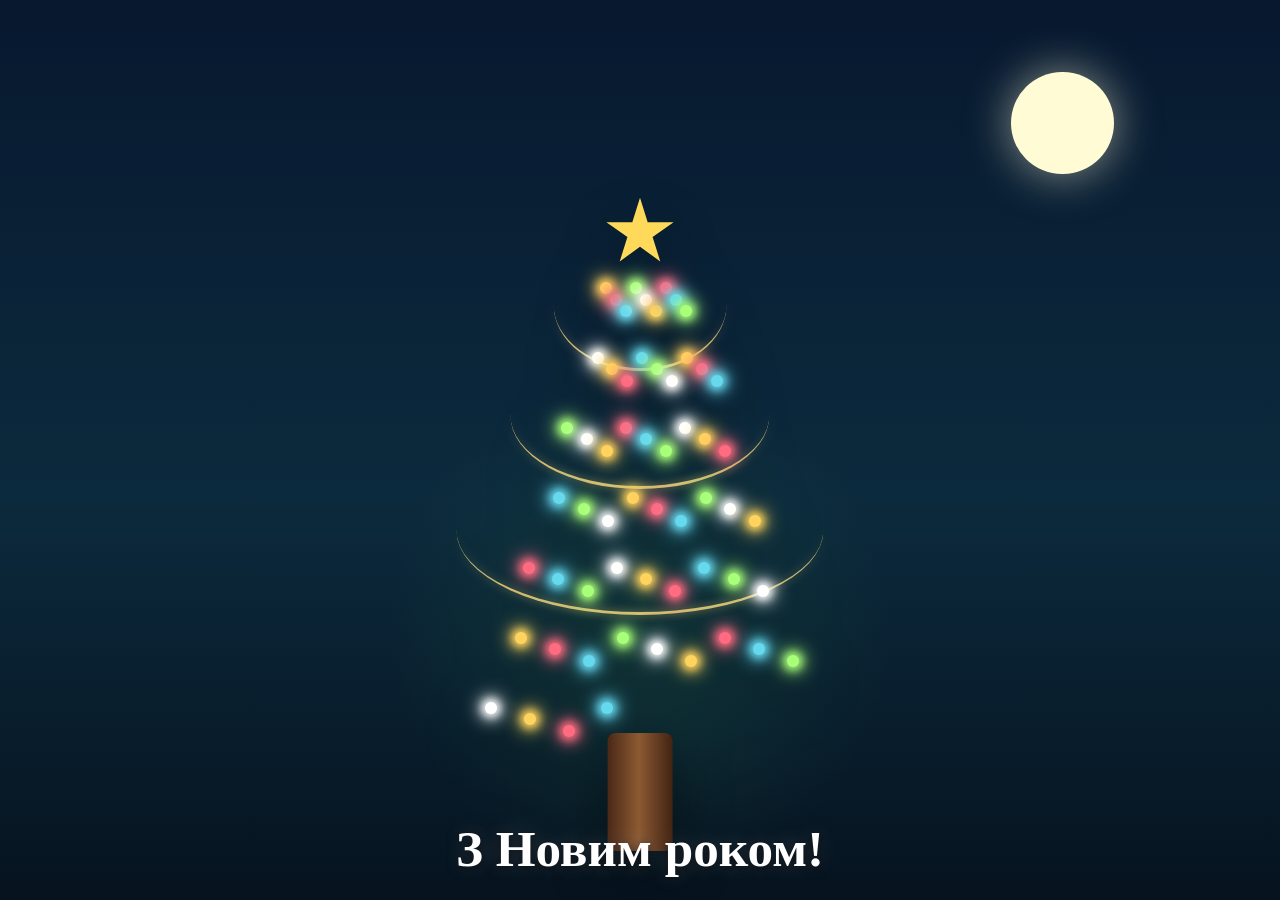
<file: public/christmas.html>
<!doctype html>
<html lang="uk">
<head>
  <meta charset="UTF-8">
  <meta name="viewport" content="width=device-width, initial-scale=1.0">
  <title>Світлова ялинка</title>
  <style>
    :root {
      color-scheme: dark;
      font-family: "Segoe UI", system-ui, sans-serif;
    }

    * { box-sizing: border-box; }

    body {
      margin: 0;
      min-height: 100vh;
      overflow: hidden;
      background:
        radial-gradient(circle at 50% 70%, rgba(31, 95, 77, 0.38), transparent 28%),
        linear-gradient(180deg, #07182f 0%, #0c2a3d 55%, #06131f 100%);
    }

    .scene {
      position: relative;
      width: 100%;
      min-height: 100vh;
      display: grid;
      place-items: end center;
    }

    .moon {
      position: absolute;
      top: 8%;
      right: 13%;
      width: clamp(60px, 8vw, 110px);
      aspect-ratio: 1;
      border-radius: 50%;
      background: #fffbd5;
      box-shadow: 0 0 45px rgba(255, 251, 213, 0.55);
    }

    .tree {
      position: relative;
      width: min(70vw, 540px);
      height: min(82vh, 780px);
      margin-bottom: 3vh;
      filter: drop-shadow(0 22px 28px rgba(0, 0, 0, 0.38));
      z-index: 2;
    }

    .trunk {
      position: absolute;
      left: 50%;
      bottom: 3%;
      width: 12%;
      height: 16%;
      transform: translateX(-50%);
      background: linear-gradient(90deg, #4a2817, #8c5a32 48%, #422313);
      border-radius: 8px;
    }

    .tier {
      position: absolute;
      left: 50%;
      transform: translateX(-50%);
      width: 0;
      height: 0;
      border-left: var(--half) solid transparent;
      border-right: var(--half) solid transparent;
      border-bottom: var(--height) solid var(--green);
    }

    .tier::after {
      content: "";
      position: absolute;
      left: calc(var(--half) * -1);
      top: 5px;
      width: calc(var(--half) * 2);
      height: var(--height);
      border-radius: 50%;
      background: linear-gradient(135deg, transparent 46%, rgba(255,255,255,0.09) 47%, transparent 57%);
      clip-path: polygon(50% 0, 100% 100%, 0 100%);
    }

    .tier-1 { --half: 24%; --height: 23%; --green: #17623b; bottom: 10%; }
    .tier-2 { --half: 21%; --height: 21%; --green: #1d7547; bottom: 27%; }
    .tier-3 { --half: 18%; --height: 19%; --green: #258653; bottom: 43%; }
    .tier-4 { --half: 15%; --height: 17%; --green: #30965d; bottom: 57%; }
    .tier-5 { --half: 11%; --height: 15%; --green: #36a668; bottom: 69%; }

    .star {
      position: absolute;
      left: 50%;
      bottom: 82%;
      z-index: 5;
      width: 70px;
      aspect-ratio: 1;
      transform: translateX(-50%);
      background: #ffd95a;
      clip-path: polygon(50% 0%, 61% 35%, 98% 35%, 68% 56%, 79% 91%, 50% 70%, 21% 91%, 32% 56%, 2% 35%, 39% 35%);
      filter: drop-shadow(0 0 14px #fff1a1) drop-shadow(0 0 28px rgba(255, 191, 51, 0.8));
      animation: star-pulse 1.8s ease-in-out infinite;
    }

    .lights {
      position: absolute;
      inset: 12% 16% 9% 16%;
      z-index: 4;
      overflow: visible;
    }

    .bulb {
      position: absolute;
      width: 12px;
      height: 12px;
      border-radius: 50%;
      background: var(--color);
      box-shadow: 0 0 8px 3px var(--color), 0 0 18px 5px var(--color);
      animation: twinkle var(--speed) ease-in-out var(--delay) infinite;
    }

    .garland {
      position: absolute;
      z-index: 3;
      left: 50%;
      width: var(--width);
      height: var(--height);
      bottom: var(--bottom);
      transform: translateX(-50%);
      border: 3px solid rgba(255, 224, 128, 0.78);
      border-top: 0;
      border-left: 0;
      border-right: 0;
      border-radius: 0 0 50% 50%;
      filter: drop-shadow(0 0 4px rgba(255, 218, 126, 0.8));
    }

    .snow {
      position: fixed;
      inset: 0;
      z-index: 10;
      pointer-events: none;
      overflow: hidden;
    }

    .flake {
      position: absolute;
      top: -30px;
      width: var(--size);
      height: var(--size);
      border-radius: 50%;
      background: rgba(255, 255, 255, 0.95);
      box-shadow: 0 0 8px rgba(255, 255, 255, 0.6);
      animation: fall var(--duration) linear var(--delay) infinite;
    }

    .title {
      position: absolute;
      z-index: 12;
      left: 50%;
      bottom: 2.5%;
      transform: translateX(-50%);
      width: max-content;
      margin: 0;
      color: #fff;
      font-family: Georgia, "Times New Roman", serif;
      font-size: clamp(26px, 4vw, 54px);
      text-shadow: 0 2px 12px rgba(0, 0, 0, 0.75), 0 0 20px rgba(255, 255, 255, 0.22);
    }

    @keyframes twinkle {
      0%, 100% { opacity: 0.35; transform: scale(0.75); }
      45% { opacity: 1; transform: scale(1.25); }
    }

    @keyframes star-pulse {
      0%, 100% { transform: translateX(-50%) scale(1) rotate(-2deg); }
      50% { transform: translateX(-50%) scale(1.12) rotate(3deg); }
    }

    @keyframes fall {
      0% { transform: translate3d(0, -5vh, 0) rotate(0deg); }
      100% { transform: translate3d(var(--drift), 105vh, 0) rotate(360deg); }
    }

    @media (max-width: 600px) {
      .moon { right: 7%; }
      .tree { width: 92vw; height: 72vh; }
      .star { width: 52px; }
      .bulb { width: 9px; height: 9px; }
    }

    @media (prefers-reduced-motion: reduce) {
      .bulb, .star, .flake { animation-duration: 20s; }
    }
  </style>
</head>
<body>
  <main class="scene">
    <div class="moon"></div>
    <section class="tree" aria-label="Світлова новорічна ялинка">
      <div class="star"></div>
      <div class="tier tier-5"></div>
      <div class="tier tier-4"></div>
      <div class="tier tier-3"></div>
      <div class="tier tier-2"></div>
      <div class="tier tier-1"></div>
      <div class="trunk"></div>

      <div class="garland" style="--width:32%;--height:18%;--bottom:68%"></div>
      <div class="garland" style="--width:48%;--height:20%;--bottom:52%"></div>
      <div class="garland" style="--width:68%;--height:23%;--bottom:35%"></div>

      <div class="lights" id="lights"></div>
    </section>
    <h1 class="title">З Новим роком!</h1>
  </main>
  <div class="snow" id="snow" aria-hidden="true"></div>

  <script>
    const colors = ["#ffd45e", "#ff6b81", "#66d9ef", "#a8ff78", "#ffffff"];
    const lights = document.getElementById("lights");

    for (let i = 0; i < 58; i++) {
      const bulb = document.createElement("span");
      bulb.className = "bulb";
      const row = Math.floor(i / 9);
      const column = i % 9;
      const center = 50;
      const spread = 11 + row * 5.2;
      bulb.style.left = `${center + (column - 4) * spread / 4 + (row % 2) * 3}%`;
      bulb.style.top = `${10 + row * 12 + (column % 3) * 2}%`;
      bulb.style.setProperty("--color", colors[i % colors.length]);
      bulb.style.setProperty("--speed", `${0.7 + (i % 5) * 0.24}s`);
      bulb.style.setProperty("--delay", `${-(i % 7) * 0.18}s`);
      lights.appendChild(bulb);
    }

    const snow = document.getElementById("snow");
    for (let i = 0; i < 150; i++) {
      const flake = document.createElement("span");
      flake.className = "flake";
      flake.style.left = `${Math.random() * 100}%`;
      flake.style.setProperty("--size", `${2 + Math.random() * 7}px`);
      flake.style.setProperty("--duration", `${5 + Math.random() * 9}s`);
      flake.style.setProperty("--delay", `${-Math.random() * 14}s`);
      flake.style.setProperty("--drift", `${-80 + Math.random() * 160}px`);
      snow.appendChild(flake);
    }
  </script>
</body>
</html>
</file>
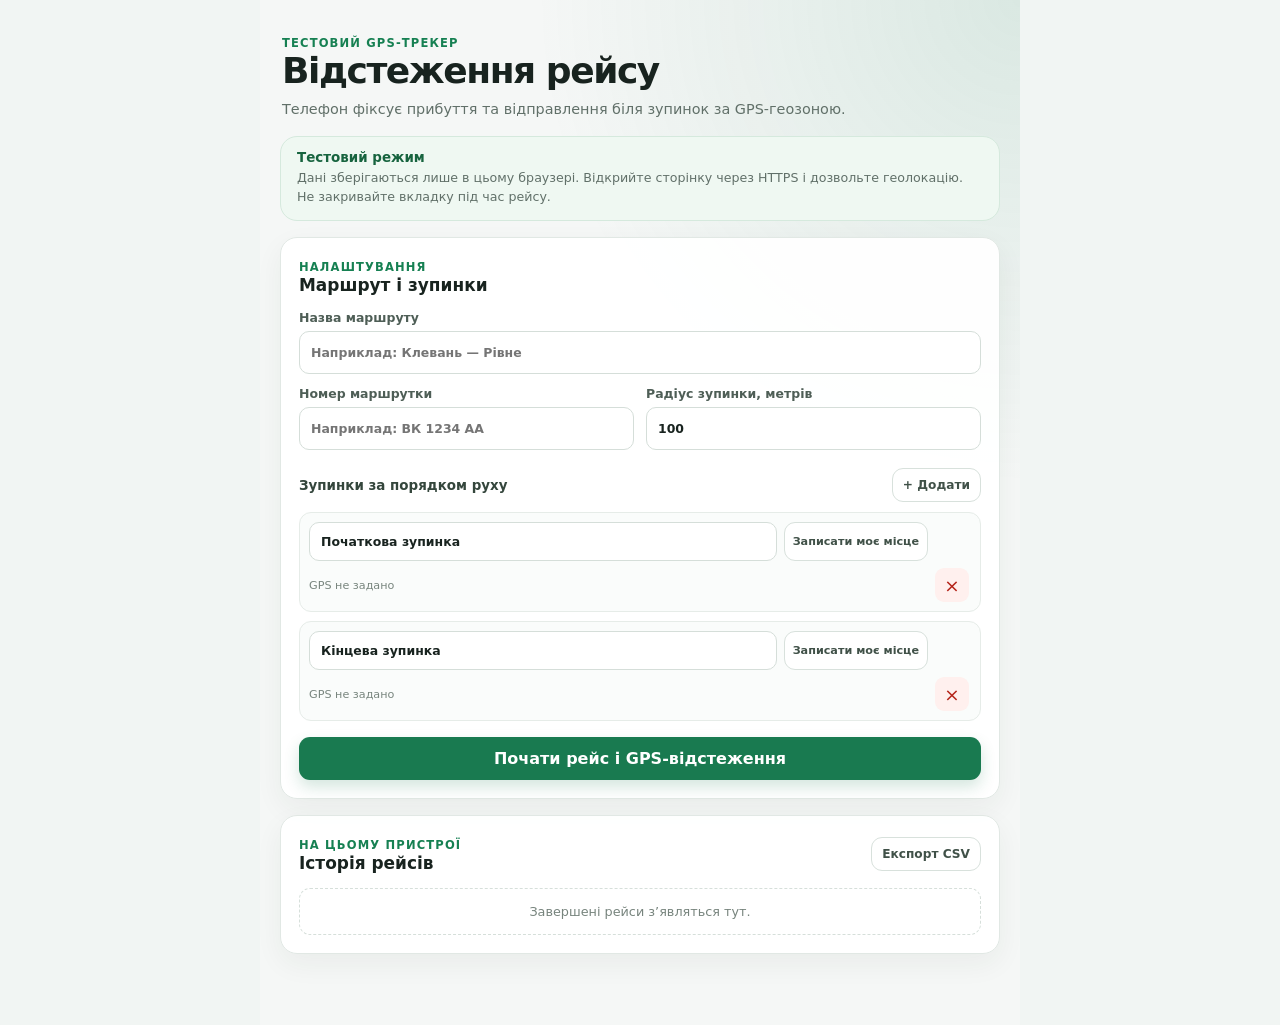
<file: public/tracker.html>
<!doctype html>
<html lang="uk">
<head>
  <meta charset="UTF-8">
  <meta name="viewport" content="width=device-width, initial-scale=1.0">
  <meta name="theme-color" content="#173b32">
  <meta name="description" content="GPS-відстеження рейсів маршрутки та часу прибуття на зупинки.">
  <link rel="manifest" href="manifest.webmanifest">
  <link rel="icon" href="icon.svg" type="image/svg+xml">
  <title>GPS-трекер маршрутки</title>
  <link rel="stylesheet" href="styles.css">
</head>
<body>
  <main class="app-shell">
    <header class="hero">
      <span class="eyebrow">Тестовий GPS-трекер</span>
      <h1>Відстеження рейсу</h1>
      <p>Телефон фіксує прибуття та відправлення біля зупинок за GPS-геозоною.</p>
    </header>

    <section class="notice" aria-label="Важливо">
      <strong>Тестовий режим</strong>
      <span>Дані зберігаються лише в цьому браузері. Відкрийте сторінку через HTTPS і дозвольте геолокацію. Не закривайте вкладку під час рейсу.</span>
    </section>

    <form class="panel" id="route-form">
      <div class="section-heading">
        <div>
          <span class="section-kicker">Налаштування</span>
          <h2>Маршрут і зупинки</h2>
        </div>
      </div>

      <div class="form-grid">
        <label>
          <span>Назва маршруту</span>
          <input id="route-name" type="text" placeholder="Наприклад: Клевань — Рівне" required>
        </label>
        <label>
          <span>Номер маршрутки</span>
          <input id="vehicle-name" type="text" placeholder="Наприклад: ВК 1234 АА">
        </label>
        <label>
          <span>Радіус зупинки, метрів</span>
          <input id="geofence-radius" type="number" min="30" max="1000" step="10" value="100" required>
        </label>
      </div>

      <div class="stops-heading">
        <span class="field-title">Зупинки за порядком руху</span>
        <button class="secondary-button small" id="add-stop" type="button">+ Додати</button>
      </div>
      <div class="stop-editor-list" id="stop-editor-list"></div>
      <button class="primary-button" id="start-trip" type="submit">Почати рейс і GPS-відстеження</button>
    </form>

    <section class="panel tracking-panel" id="tracking-panel" hidden aria-labelledby="tracking-title">
      <div class="section-heading">
        <div>
          <span class="section-kicker">Рейс активний</span>
          <h2 id="tracking-title">GPS-відстеження</h2>
        </div>
        <span class="live-badge"><span></span> У русі</span>
      </div>
      <p class="tracking-route" id="tracking-route"></p>
      <div class="gps-reading" aria-live="polite">
        <strong id="gps-status">Очікуємо GPS-сигнал…</strong>
        <span id="gps-position">Підключаємо геолокацію</span>
      </div>
      <ol class="stop-timeline" id="stop-timeline"></ol>
      <button class="finish-button" id="finish-trip" type="button">Завершити рейс</button>
    </section>

    <section class="panel history-panel" aria-labelledby="history-title">
      <div class="section-heading">
        <div>
          <span class="section-kicker">На цьому пристрої</span>
          <h2 id="history-title">Історія рейсів</h2>
        </div>
        <button class="secondary-button small" id="export-history" type="button">Експорт CSV</button>
      </div>
      <div class="history-list" id="history-list" aria-live="polite"></div>
    </section>

    <p class="message" id="message" role="status" aria-live="polite"></p>
  </main>
  <script src="app.js"></script>
</body>
</html>
</file>
<file: public/styles.css>
:root {
  color-scheme: light;
  font-family: Inter, ui-sans-serif, system-ui, -apple-system, BlinkMacSystemFont, "Segoe UI", sans-serif;
  background: #f1f5f3;
  color: #18231f;
}

* {
  box-sizing: border-box;
}

body {
  max-width: 760px;
  min-height: 100vh;
  margin: 0 auto;
  padding: 28px 20px 40px;
  background:
    radial-gradient(circle at 100% 0%, rgba(38, 132, 94, 0.13), transparent 38%),
    #f5f7f6;
}

button,
input {
  font: inherit;
}

button {
  cursor: pointer;
}

[hidden] {
  display: none !important;
}

.app-shell {
  display: grid;
  gap: 16px;
}

.hero {
  padding: 4px 2px 0;
}

.eyebrow,
.section-kicker {
  color: #168052;
  font-size: 0.72rem;
  font-weight: 800;
  letter-spacing: 0.1em;
  text-transform: uppercase;
}

h1,
h2,
p {
  margin-top: 0;
}

h1 {
  margin-bottom: 8px;
  font-size: clamp(1.65rem, 7vw, 2.25rem);
  line-height: 1.1;
  letter-spacing: -0.04em;
}

h2 {
  margin-bottom: 0;
  font-size: 1.06rem;
}

.hero p,
.notice span {
  margin-bottom: 0;
  color: #617069;
  font-size: 0.9rem;
  line-height: 1.5;
}

.panel,
.notice {
  padding: 18px;
  border: 1px solid #e1e8e4;
  border-radius: 17px;
  background: rgba(255, 255, 255, 0.96);
  box-shadow: 0 10px 28px rgba(31, 57, 45, 0.055);
}

.notice {
  display: grid;
  gap: 4px;
  padding: 13px 16px;
  border-color: #d5e9dd;
  background: #eff8f2;
  box-shadow: none;
}

.notice strong {
  color: #17643f;
  font-size: 0.84rem;
}

.notice span {
  font-size: 0.79rem;
}

.section-heading,
.stops-heading {
  display: flex;
  align-items: center;
  justify-content: space-between;
  gap: 12px;
}

.section-heading {
  margin-bottom: 15px;
}

.form-grid {
  display: grid;
  grid-template-columns: 1fr 1fr;
  gap: 12px;
  margin-bottom: 18px;
}

.form-grid label,
.stop-name-label {
  display: grid;
  gap: 6px;
  color: #4e5e56;
  font-size: 0.78rem;
  font-weight: 700;
}

.form-grid label:first-child {
  grid-column: 1 / -1;
}

input {
  width: 100%;
  min-height: 43px;
  padding: 9px 11px;
  border: 1px solid #d5ded9;
  border-radius: 10px;
  outline: none;
  background: #fff;
  color: #18231f;
}

input:focus {
  border-color: #25885b;
  box-shadow: 0 0 0 3px rgba(37, 136, 91, 0.13);
}

.stops-heading {
  margin-bottom: 10px;
}

.field-title {
  color: #34463c;
  font-size: 0.84rem;
  font-weight: 800;
}

.stop-editor-list {
  display: grid;
  gap: 9px;
  margin-bottom: 16px;
}

.stop-editor {
  display: grid;
  grid-template-columns: minmax(140px, 1fr) auto 36px;
  align-items: center;
  gap: 7px;
  padding: 9px;
  border: 1px solid #e6ece8;
  border-radius: 12px;
  background: #fafcfb;
}

.stop-editor .stop-name {
  min-height: 39px;
}

.coordinate-label {
  grid-column: 1 / 3;
  color: #78857e;
  font-size: 0.7rem;
  overflow-wrap: anywhere;
}

.primary-button,
.secondary-button,
.finish-button {
  min-height: 43px;
  border-radius: 11px;
  font-weight: 750;
}

.primary-button {
  width: 100%;
  padding: 10px 14px;
  border: 0;
  background: #197a50;
  color: #fff;
  box-shadow: 0 7px 15px rgba(25, 122, 80, 0.19);
}

.primary-button:hover {
  background: #146943;
}

.secondary-button {
  padding: 8px 10px;
  border: 1px solid #d8e1dc;
  background: #fff;
  color: #405148;
}

.secondary-button.small {
  min-height: 34px;
  padding: 0 10px;
  font-size: 0.76rem;
}

.capture-location {
  min-height: 39px;
  padding: 6px 8px;
  font-size: 0.7rem;
}

.remove-stop {
  width: 34px;
  height: 34px;
  border: 0;
  border-radius: 9px;
  background: #fff0ee;
  color: #b42318;
  font-size: 1.15rem;
}

.live-badge {
  display: inline-flex;
  align-items: center;
  gap: 6px;
  padding: 6px 9px;
  border-radius: 999px;
  background: #e9f7ef;
  color: #197a50;
  font-size: 0.72rem;
  font-weight: 800;
}

.live-badge span {
  width: 7px;
  height: 7px;
  border-radius: 50%;
  background: #22a565;
  box-shadow: 0 0 0 3px rgba(34, 165, 101, 0.14);
}

.tracking-route {
  margin: -5px 0 12px;
  color: #637168;
  font-size: 0.8rem;
}

.gps-reading {
  display: grid;
  gap: 4px;
  padding: 12px;
  border: 1px solid #dcebe2;
  border-radius: 12px;
  background: #f5faf7;
}

.gps-reading strong {
  color: #17643f;
  font-size: 0.84rem;
}

.gps-reading span {
  color: #68776f;
  font-size: 0.75rem;
  overflow-wrap: anywhere;
}

.stop-timeline {
  display: grid;
  gap: 0;
  margin: 16px 0;
  padding: 0;
  list-style: none;
}

.timeline-stop {
  position: relative;
  display: grid;
  gap: 4px;
  min-height: 58px;
  margin-left: 8px;
  padding: 0 0 15px 23px;
  border-left: 2px solid #dfe7e2;
}

.timeline-stop:last-child {
  min-height: auto;
  padding-bottom: 0;
  border-left-color: transparent;
}

.timeline-stop::before {
  position: absolute;
  top: 1px;
  left: -7px;
  width: 12px;
  height: 12px;
  border: 2px solid #aab8af;
  border-radius: 50%;
  background: #fff;
  content: "";
}

.timeline-stop.is-arrived::before {
  border-color: #218452;
  background: #218452;
}

.timeline-stop strong {
  font-size: 0.83rem;
}

.timeline-stop span {
  color: #6c7a72;
  font-size: 0.72rem;
}

.finish-button {
  width: 100%;
  border: 1px solid #f0cbc7;
  background: #fff5f4;
  color: #a12c23;
}

.history-list {
  display: grid;
  gap: 9px;
}

.history-card {
  display: grid;
  gap: 5px;
  padding: 12px;
  border: 1px solid #e6ece8;
  border-radius: 12px;
  background: #fafcfb;
}

.history-card strong {
  font-size: 0.85rem;
}

.history-meta {
  color: #69776f;
  font-size: 0.72rem;
}

.empty-state {
  margin: 0;
  padding: 15px;
  border: 1px dashed #d6dfda;
  border-radius: 11px;
  color: #77847d;
  font-size: 0.8rem;
  text-align: center;
}

.message {
  min-height: 1.2rem;
  margin: -4px 0 0;
  color: #637168;
  font-size: 0.8rem;
  text-align: center;
}

.message.is-error {
  color: #b42318;
}

.popup-page {
  width: 360px;
  min-height: auto;
  padding: 18px;
  background: #f5f7f6;
}

.popup-card {
  display: grid;
  gap: 12px;
  padding: 18px;
  border: 1px solid #e1e8e4;
  border-radius: 16px;
  background: #fff;
  box-shadow: 0 10px 28px rgba(31, 57, 45, 0.055);
}

.popup-card h1 {
  margin: 0;
  font-size: 1.45rem;
}

.popup-card p {
  margin: 0;
  color: #617069;
  font-size: 0.83rem;
  line-height: 1.45;
}

.popup-card .popup-hint {
  font-size: 0.74rem;
}

.visually-hidden {
  position: absolute;
  width: 1px;
  height: 1px;
  overflow: hidden;
  clip: rect(0, 0, 0, 0);
  white-space: nowrap;
  clip-path: inset(50%);
}

body.board-page,
body.driver-page {
  max-width: none;
  padding: 0 22px 32px;
  background: #f7f8f5;
}

.board-shell,
.driver-shell {
  width: min(100%, 720px);
  margin: 0 auto;
}

.board-header {
  display: flex;
  align-items: center;
  justify-content: space-between;
  min-height: 76px;
  border-bottom: 1px solid #e7ebe5;
}

.brand {
  display: inline-flex;
  align-items: center;
  gap: 9px;
  color: #183b30;
  font-size: 1.45rem;
  font-weight: 850;
  letter-spacing: -0.06em;
  text-decoration: none;
}

.brand-mark {
  display: grid;
  width: 31px;
  height: 31px;
  place-items: center;
  border-radius: 10px;
  background: #197a50;
  color: white;
  font-size: 1.25rem;
}

.brand-period {
  color: #299c69;
}

.driver-link {
  color: #35483e;
  font-size: 0.82rem;
  font-weight: 750;
  text-decoration: none;
}

.driver-link span {
  margin-left: 4px;
  color: #198153;
}

.board-hero {
  padding: 49px 0 34px;
}

.board-hero h1,
.driver-hero h1 {
  margin: 9px 0 10px;
  color: #183b30;
  font-size: clamp(2.15rem, 8vw, 3.45rem);
  letter-spacing: -0.07em;
}

.board-hero > p,
.driver-hero > p {
  margin-bottom: 23px;
  color: #69766e;
  font-size: 0.94rem;
  line-height: 1.55;
}

.route-search {
  display: flex;
  align-items: center;
  gap: 10px;
  min-height: 52px;
  padding: 0 13px;
  border: 1px solid #e0e6df;
  border-radius: 13px;
  background: white;
  color: #738077;
  box-shadow: 0 5px 20px rgba(31, 57, 45, 0.04);
}

.route-search > span:first-child {
  font-size: 1.5rem;
  line-height: 1;
}

.route-search input {
  min-height: 46px;
  padding: 0;
  border: 0;
  outline: 0;
  box-shadow: none;
}

.route-search input:focus {
  border: 0;
  box-shadow: none;
}

.route-search kbd {
  padding: 3px 7px;
  border: 1px solid #e5e9e3;
  border-radius: 6px;
  color: #8a958d;
  font-size: 0.7rem;
}

.board-content {
  padding: 24px 0 20px;
  border-top: 1px solid #e7ebe5;
}

.board-section-heading,
.driver-active-heading {
  display: flex;
  align-items: center;
  justify-content: space-between;
  gap: 12px;
  margin-bottom: 17px;
}

.board-section-heading h2,
.driver-active-heading h2 {
  margin-top: 5px;
  color: #20362c;
  font-size: 1.25rem;
  letter-spacing: -0.035em;
}

.live-label {
  display: inline-flex;
  align-items: center;
  gap: 7px;
  padding: 7px 10px;
  border: 1px solid #dcebe1;
  border-radius: 999px;
  background: #f3f9f4;
  color: #32704f;
  font-size: 0.7rem;
  font-weight: 750;
  white-space: nowrap;
}

.live-label > span {
  width: 7px;
  height: 7px;
  border-radius: 50%;
  background: #36a66b;
  box-shadow: 0 0 0 3px rgba(54, 166, 107, 0.13);
}

.route-list {
  display: grid;
  gap: 11px;
}

.route-card {
  display: grid;
  grid-template-columns: minmax(0, 1fr) auto;
  gap: 8px 14px;
  padding: 17px;
  border: 1px solid #e5eae4;
  border-radius: 15px;
  background: #fff;
  box-shadow: 0 4px 16px rgba(31, 57, 45, 0.035);
}

.route-card-main {
  min-width: 0;
}

.route-card-name {
  margin: 0 0 6px;
  color: #233b30;
  font-size: 1.02rem;
  font-weight: 800;
  letter-spacing: -0.025em;
  overflow-wrap: anywhere;
}

.route-card-meta,
.route-card-stop,
.route-card-updated {
  color: #748078;
  font-size: 0.75rem;
}

.route-card-meta {
  display: flex;
  flex-wrap: wrap;
  gap: 5px 9px;
}

.route-card-stop {
  grid-column: 1 / -1;
  padding-top: 10px;
  border-top: 1px solid #eff2ee;
}

.route-card-stop strong {
  color: #48584f;
}

.route-card-updated {
  grid-column: 1 / -1;
  font-size: 0.69rem;
}

.eta-block {
  min-width: 84px;
  text-align: right;
}

.eta-time {
  color: #197a50;
  font-size: 1.95rem;
  font-weight: 850;
  letter-spacing: -0.075em;
  line-height: 1;
  white-space: nowrap;
}

.eta-time small {
  margin-left: 2px;
  font-size: 0.72rem;
  letter-spacing: 0;
}

.eta-time.eta-expired {
  color: #98723c;
  font-size: 1rem;
  letter-spacing: -0.02em;
}

.eta-clock {
  margin-top: 5px;
  color: #69776f;
  font-size: 0.69rem;
}

.trip-status {
  display: inline-flex;
  align-items: center;
  margin-top: 8px;
  padding: 5px 8px;
  border-radius: 999px;
  background: #edf7f0;
  color: #34714f;
  font-size: 0.66rem;
  font-weight: 750;
}

.trip-status.is-delayed {
  background: #fff4e6;
  color: #98621a;
}

.trip-status.is-at-stop {
  background: #eef2f8;
  color: #526985;
}

.board-empty {
  padding: 27px 18px;
  border: 1px dashed #d6dfd8;
  border-radius: 14px;
  color: #76827a;
  font-size: 0.84rem;
  line-height: 1.55;
  text-align: center;
}

.board-updated {
  min-height: 1rem;
  margin: 12px 2px 0;
  color: #879188;
  font-size: 0.68rem;
}

.board-notice,
.driver-demo-notice {
  display: flex;
  align-items: flex-start;
  gap: 10px;
  padding: 14px;
  border: 1px solid #e9e5d8;
  border-radius: 13px;
  background: #fbf9f1;
}

.board-notice p,
.driver-demo-notice span {
  margin: 0;
  color: #746d5d;
  font-size: 0.73rem;
  line-height: 1.5;
}

.board-notice strong {
  color: #615840;
}

.notice-icon {
  display: grid;
  flex: 0 0 auto;
  width: 19px;
  height: 19px;
  place-items: center;
  border-radius: 50%;
  background: #eee7d2;
  color: #786a46;
  font-size: 0.72rem;
  font-weight: 800;
}

.board-footer,
.driver-footnote {
  padding: 17px 0 0;
  color: #879188;
  font-size: 0.68rem;
  line-height: 1.5;
  text-align: center;
}

.driver-hero {
  padding: 38px 0 13px;
}

.driver-hero h1 {
  font-size: clamp(2rem, 7vw, 2.8rem);
}

.driver-hero > p {
  margin-bottom: 18px;
  font-size: 0.85rem;
}

.driver-demo-notice {
  display: grid;
  gap: 3px;
  margin-bottom: 17px;
  padding: 12px 14px;
}

.driver-demo-notice strong {
  color: #6f5e35;
  font-size: 0.77rem;
}

.driver-form {
  display: grid;
  gap: 14px;
  padding: 19px;
  border: 1px solid #e5eae4;
  border-radius: 16px;
  background: #fff;
  box-shadow: 0 8px 26px rgba(31, 57, 45, 0.045);
}

.driver-form label {
  display: grid;
  gap: 7px;
  color: #4e5e56;
  font-size: 0.76rem;
  font-weight: 750;
}

.driver-form input,
.driver-form select {
  width: 100%;
  min-height: 45px;
  padding: 10px 11px;
  border: 1px solid #dbe3dc;
  border-radius: 10px;
  background: #fff;
  color: #20342a;
  font: inherit;
  font-size: 0.86rem;
}

.driver-form-row {
  display: grid;
  grid-template-columns: 1fr 1fr;
  gap: 11px;
}

.publish-button {
  display: flex;
  width: 100%;
  align-items: center;
  justify-content: center;
  gap: 9px;
  min-height: 49px;
  margin-top: 2px;
  border: 0;
  border-radius: 11px;
  background: #197a50;
  color: #fff;
  font: inherit;
  font-size: 0.87rem;
  font-weight: 800;
}

.publish-button:hover {
  background: #146943;
}

.publish-button span {
  font-size: 1.08rem;
}

.driver-message {
  min-height: 1rem;
  margin: -7px 0 0;
  color: #34714f;
  font-size: 0.75rem;
  text-align: center;
}

.driver-message.is-error {
  color: #b42318;
}

.driver-active-trip {
  margin-top: 16px;
  padding: 17px;
  border: 1px solid #dcebe1;
  border-radius: 15px;
  background: #f6faf6;
}

.driver-active-heading {
  margin-bottom: 7px;
}

.driver-active-heading h2 {
  margin-bottom: 0;
  font-size: 1rem;
}

.driver-active-trip > p {
  margin: 0 0 13px;
  color: #64736a;
  font-size: 0.78rem;
  line-height: 1.5;
}

.end-trip-button {
  min-height: 37px;
  padding: 7px 10px;
  border: 1px solid #e4c9c6;
  border-radius: 9px;
  background: #fff;
  color: #9e4139;
  font: inherit;
  font-size: 0.74rem;
  font-weight: 750;
}

@media (max-width: 520px) {
  body {
    padding: 20px 14px 32px;
  }

  .panel {
    padding: 15px;
  }

  .stop-editor {
    grid-template-columns: minmax(100px, 1fr) auto 34px;
    gap: 6px;
    padding: 8px;
  }

  .capture-location {
    max-width: 124px;
    font-size: 0.66rem;
  }

  .popup-page {
    width: 360px;
    padding: 14px;
  }

  body.board-page,
  body.driver-page {
    padding: 0 15px 25px;
  }

  .board-header {
    min-height: 66px;
  }

  .board-hero {
    padding-top: 37px;
  }

  .route-card {
    padding: 14px;
  }

  .route-card-name {
    font-size: 0.94rem;
  }

  .eta-block {
    min-width: 74px;
  }

  .eta-time {
    font-size: 1.7rem;
  }

  .driver-form {
    padding: 15px;
  }
}
</file>
